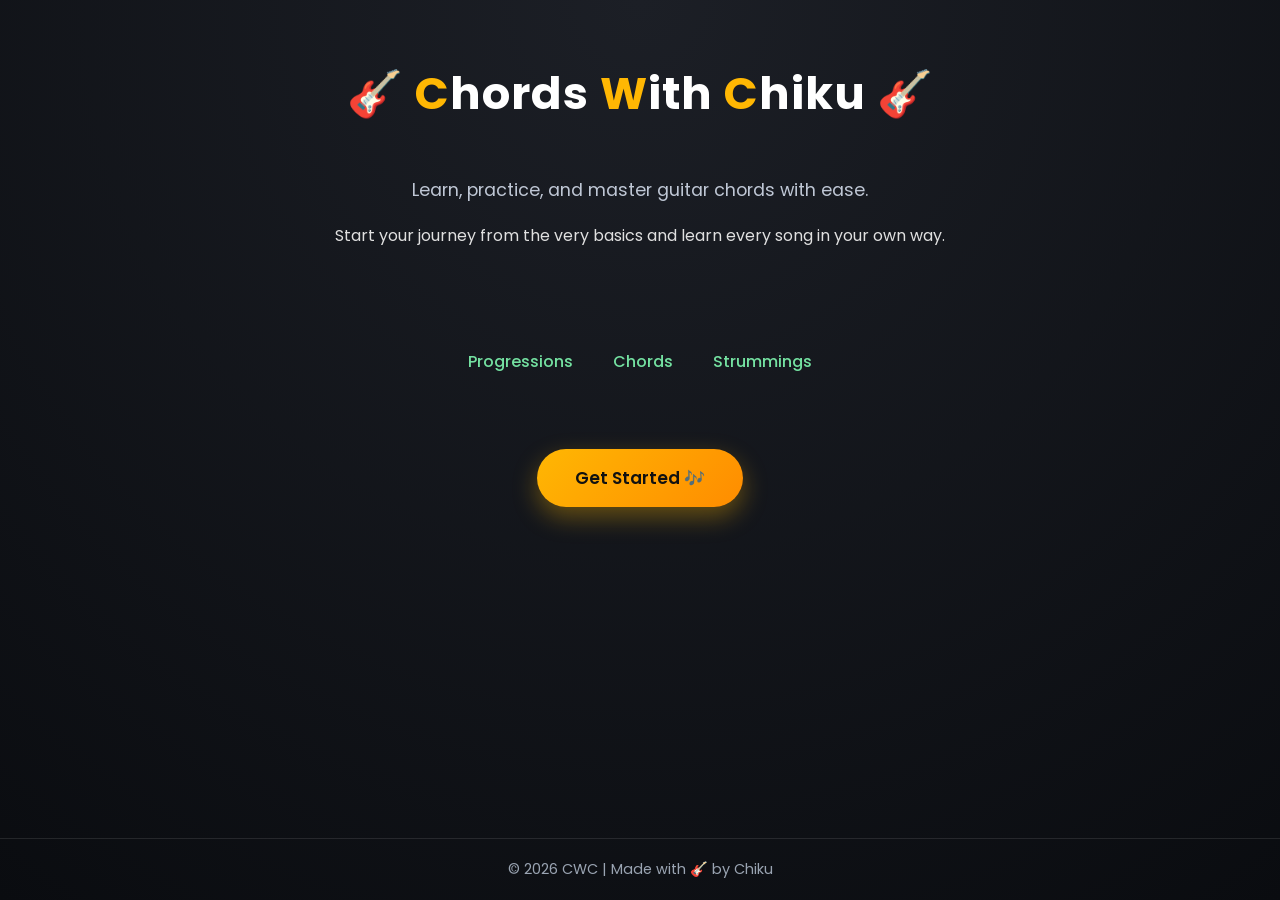
<file: index.html>
<!DOCTYPE html>
<html lang="en">
<head>
  <meta charset="UTF-8">
  <meta name="viewport" content="width=device-width, initial-scale=1.0">
  <title>CWC | Chords With Chiku</title>

  <!-- Google Font -->
  <link href="https://fonts.googleapis.com/css2?family=Poppins:wght@300;400;600;700&display=swap" rel="stylesheet">

  
  <link rel="stylesheet" href="gc.css">
</head>

<body>

<header>
  <h1>🎸 <strong>C</strong>hords <strong>W</strong>ith <strong>C</strong>hiku 🎸</h1>
  <p>Learn, practice, and master guitar chords with ease.</p>
  <h3>
    Start your journey from the very basics and learn every song
    in your own way.
  </h3>
</header>

<nav>
  <a href="progressions.html">Progressions</a>
  <a href="chords.html">Chords</a>
  <a href="strummings.html">Strummings</a>
</nav>

<div class="cta">
  <button onclick="window.location.href='songs.html'">
    Get Started 🎶
  </button>
</div>

<footer>
  <p>&copy; 2026 CWC | Made with 🎸 by Chiku</p>
</footer>

</body>
</html>
</file>
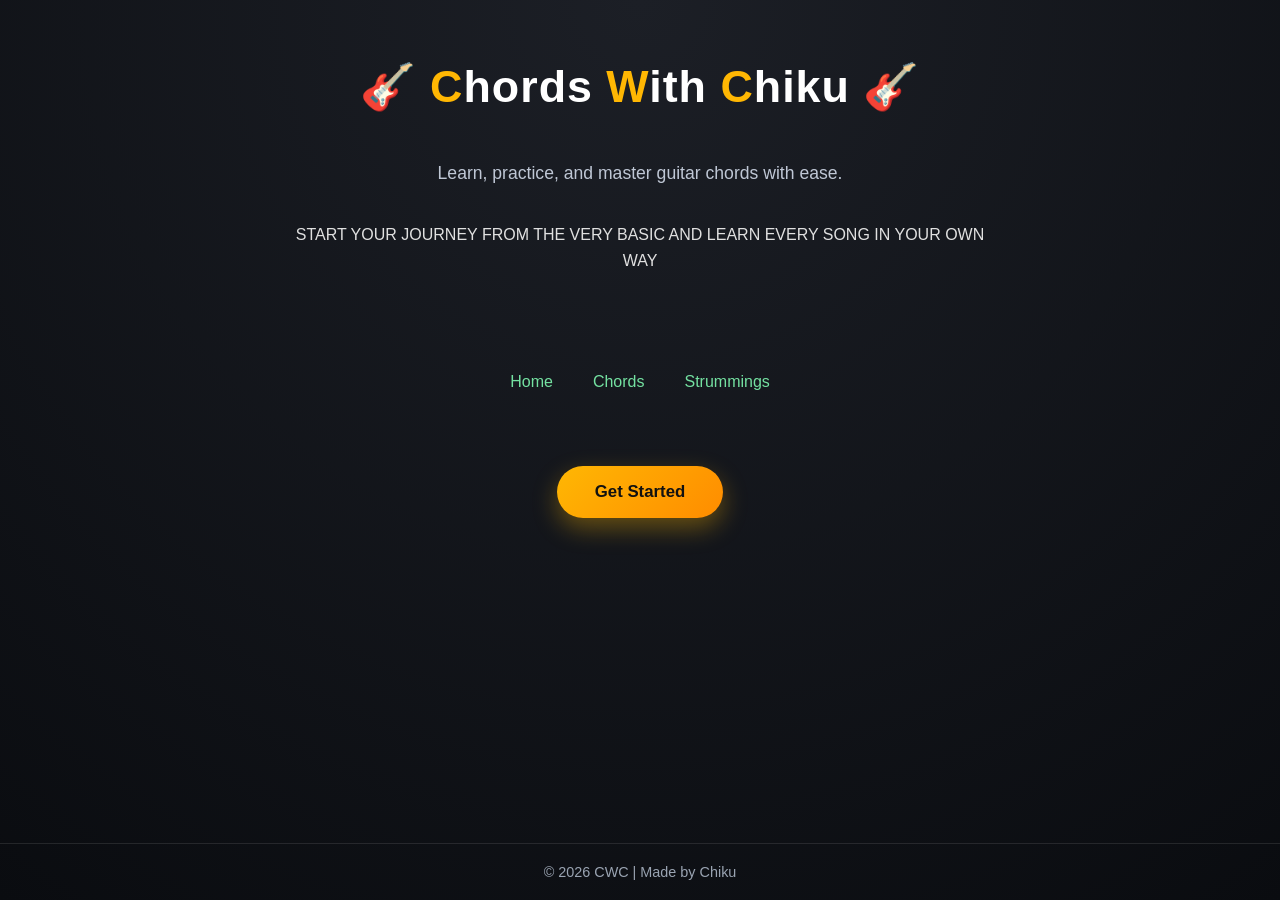
<file: firstgcpage.html>
<!DOCTYPE html>
<html lang="en">
<head>
  <meta charset="UTF-8">
  <meta name="viewport" content="width=device-width, initial-scale=1.0">
  <title>CWC</title>
  <link rel="stylesheet" href="gc.css">
  
</head>
<body>
  <header>
    <h1>🎸 <strong >C</strong>hords <strong>W</strong>ith <strong>C</strong>hiku 🎸</h1>
    <p>Learn, practice, and master guitar chords with ease.</p> <br>
    <h3> START YOUR JOURNEY FROM THE VERY BASIC AND LEARN EVERY SONG IN YOUR OWN WAY</h3>
  </header>

  <nav>
    <a href="firstgcpage.html">Home</a>
    <a href="chords.html">Chords</a>
    <a href="strummings.html">Strummings</a>
  </nav>

  <div class="cta">
    <button onclick="window.location.href='songs.html'"> Get Started </button>
    
  </div>

  <footer>
    <p>&copy; 2026 CWC | Made by Chiku</p>
  </footer>
</body>
</html>
</file>
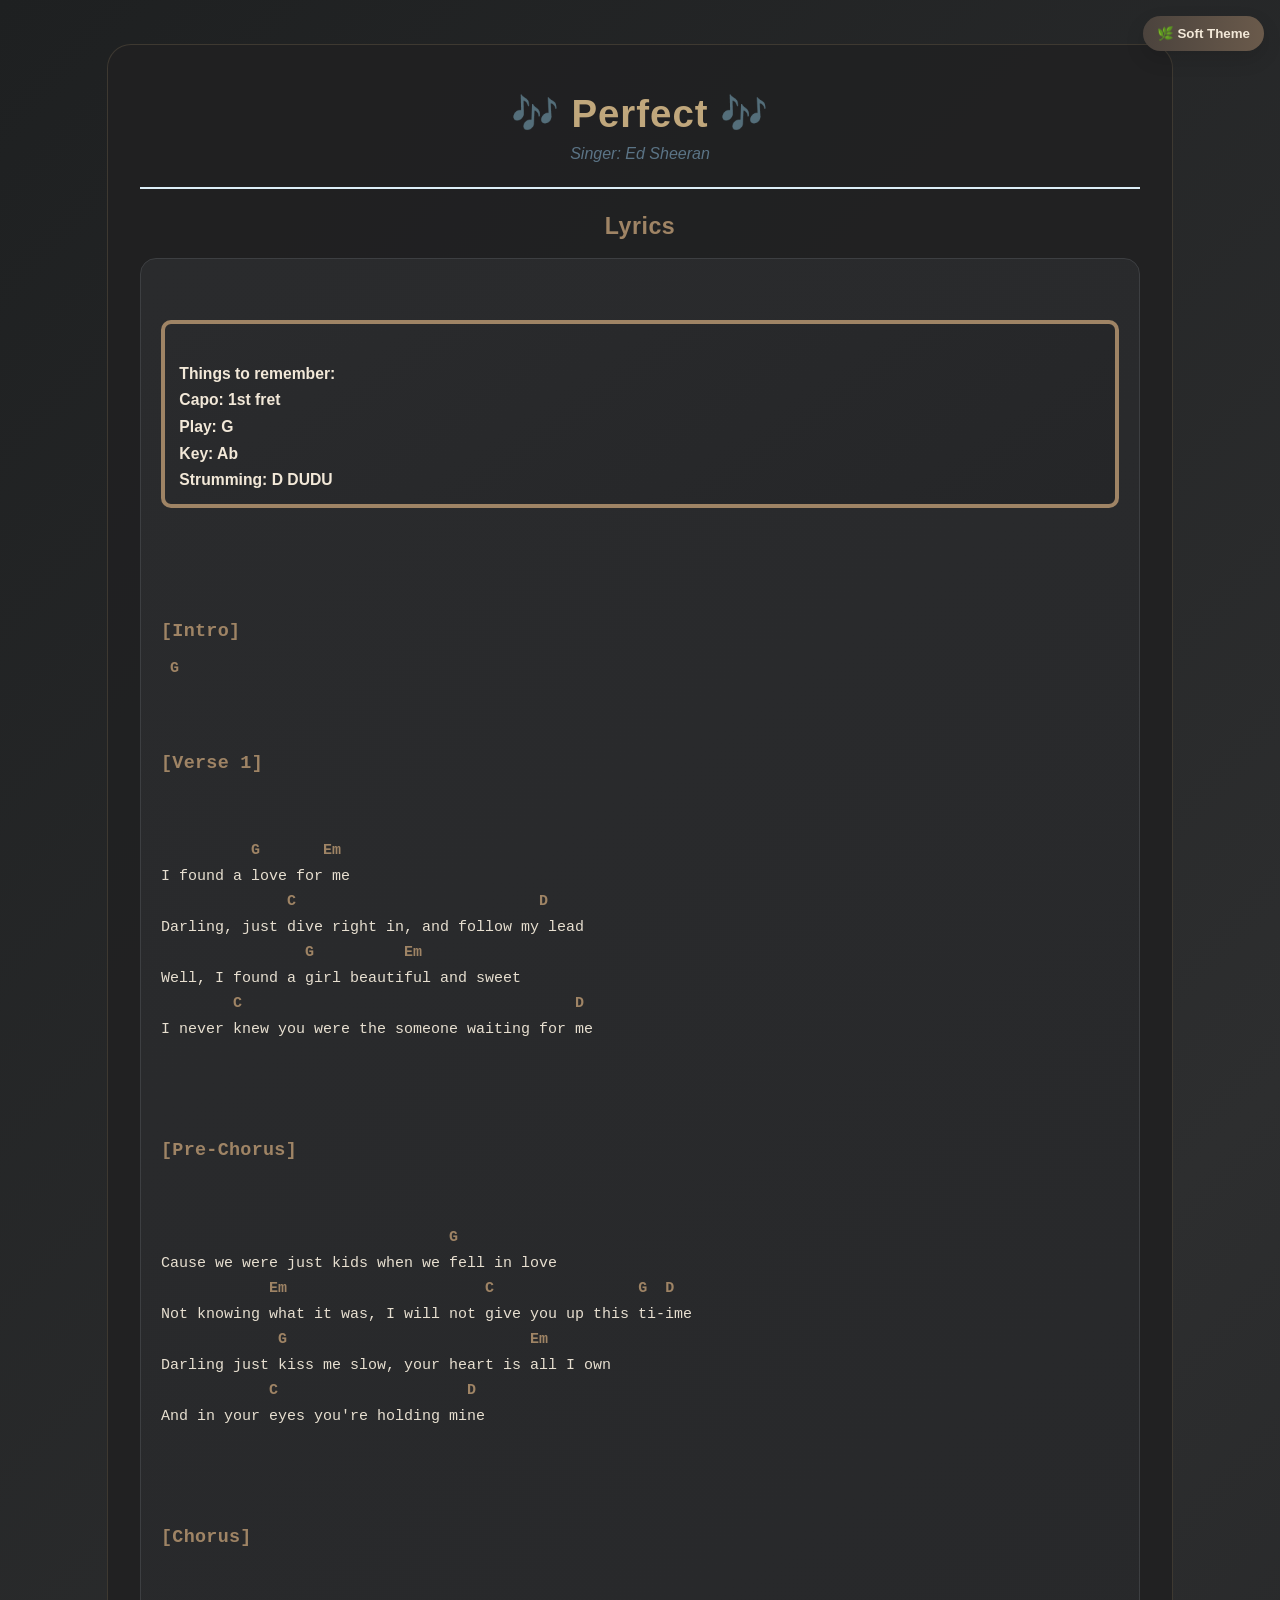
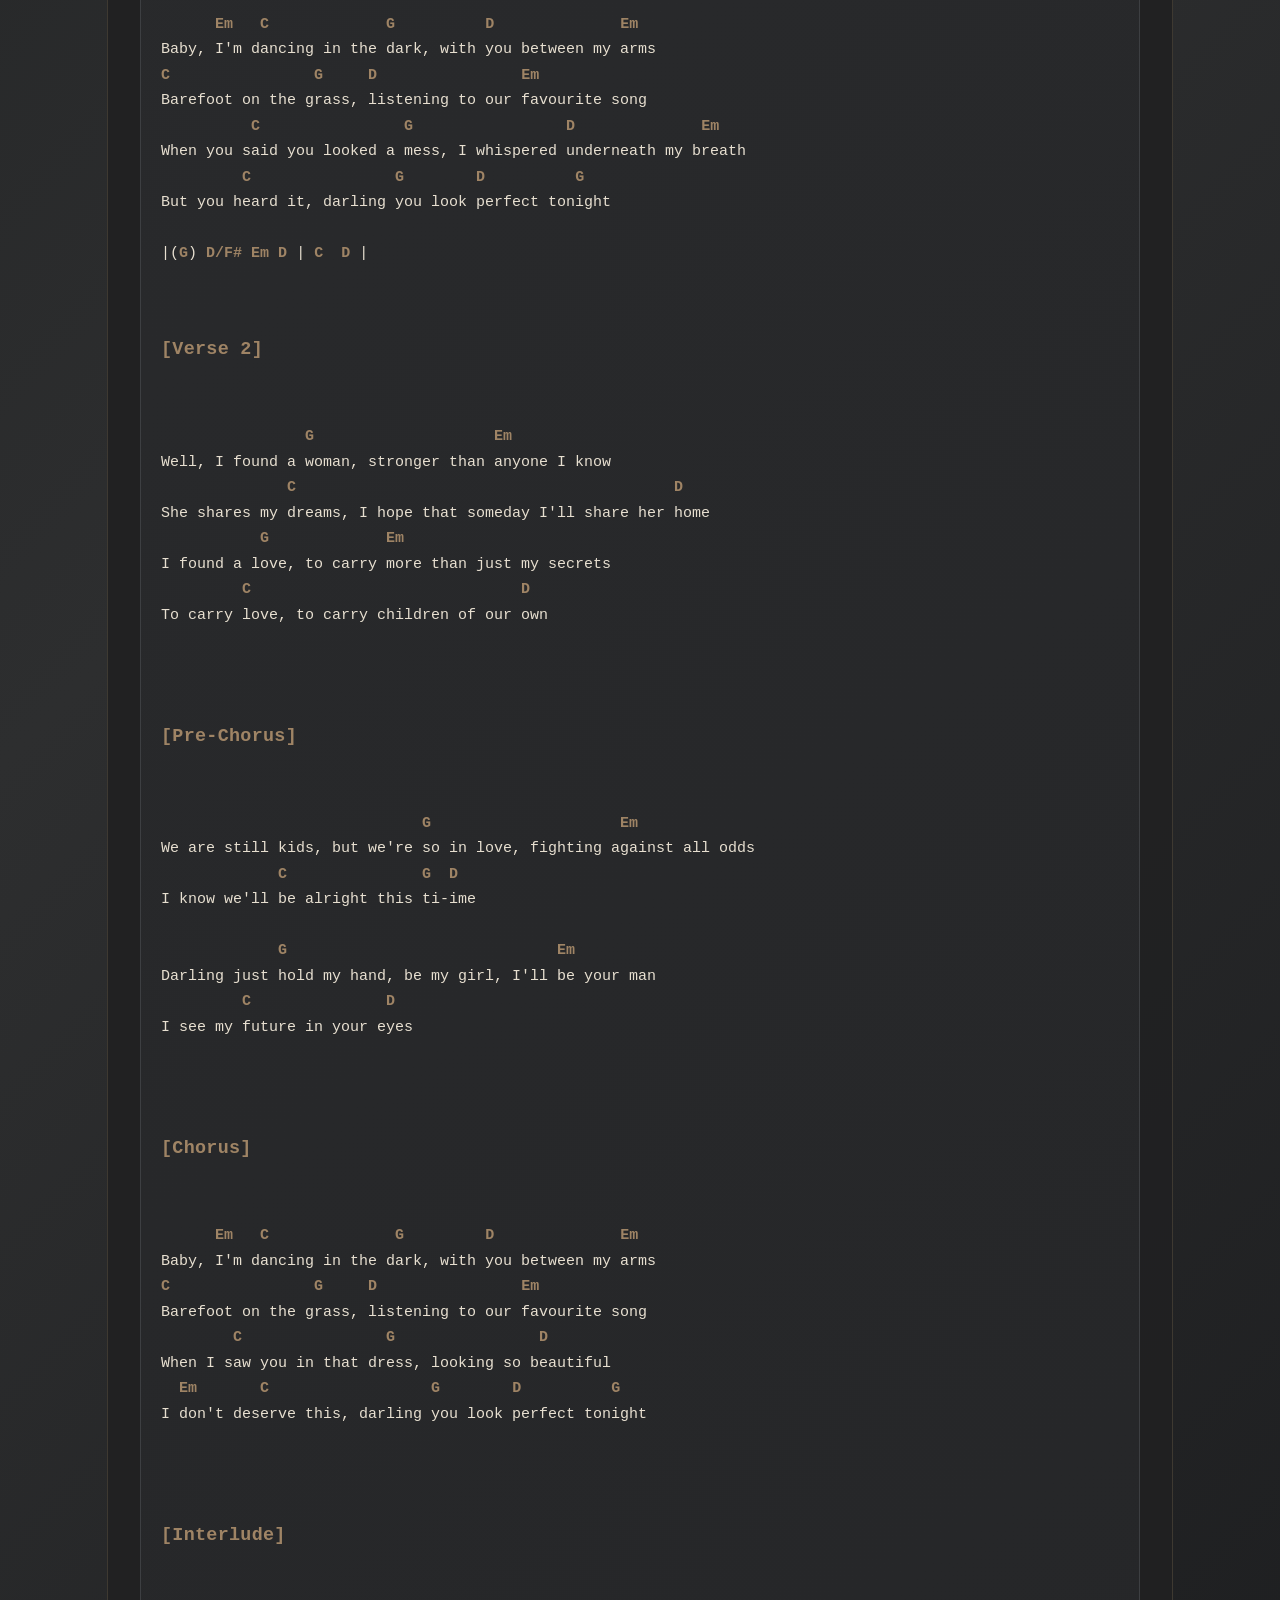
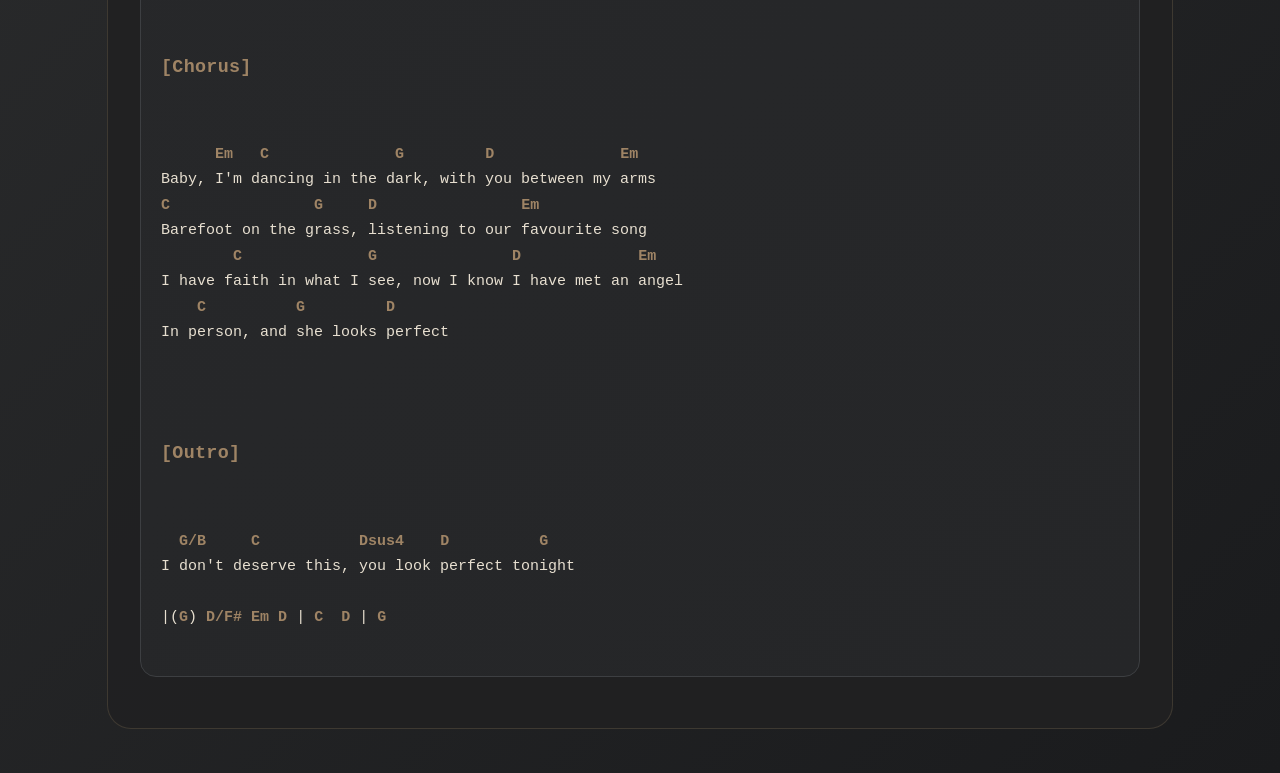
<file: perfect.html>
<!DOCTYPE html>
<html lang="en">
<head>
  <meta charset="UTF-8">
  <meta name="viewport" content="width=device-width, initial-scale=1.0">
  <title>Song Page</title>
  <link rel="stylesheet" href="perfect.css">
</head>
<body>
  <button class="theme-toggle" type="button" aria-pressed="false">� Dark Theme</button>
  <div class="song-container">
    <div class="song-hero">
      <h1>🎶 Perfect 🎶</h1>
      <p class="singer">Singer: Ed Sheeran</p>
    </div>

    <div class="lyrics">
      <h2>Lyrics</h2>
      <pre>
    <p id="tips"> 
 Things to remember:
 Capo: 1st fret
 Play: G
 Key: Ab
 Strumming: D DUDU
</p>


<strong id="hds">[Intro]</strong>
 <strong>G</strong>
 

<strong id="hds">[Verse 1]</strong> 
 

          <strong>G</strong>       <strong>Em</strong>
I found a love for me
              <strong>C</strong>                           <strong>D</strong>
Darling, just dive right in, and follow my lead
                <strong>G</strong>          <strong>Em</strong>
Well, I found a girl beautiful and sweet
        <strong>C</strong>                                     <strong>D</strong>
I never knew you were the someone waiting for me


 
<strong id="hds">[Pre-Chorus]</strong>


                                <strong>G</strong>
Cause we were just kids when we fell in love
            <strong>Em</strong>                      <strong>C</strong>                <strong>G</strong>  <strong>D</strong>
Not knowing what it was, I will not give you up this ti-ime
             <strong>G</strong>                           <strong>Em</strong>
Darling just kiss me slow, your heart is all I own
            <strong>C</strong>                     <strong>D</strong>
And in your eyes you're holding mine


 
<strong id="hds">[Chorus]</strong>


      <strong>Em</strong>   <strong>C</strong>             <strong>G</strong>          <strong>D</strong>              <strong>Em</strong>
Baby, I'm dancing in the dark, with you between my arms
<strong>C</strong>                <strong>G</strong>     <strong>D</strong>                <strong>Em</strong>
Barefoot on the grass, listening to our favourite song
          <strong>C</strong>                <strong>G</strong>                 <strong>D</strong>              <strong>Em</strong>
When you said you looked a mess, I whispered underneath my breath
         <strong>C</strong>                <strong>G</strong>        <strong>D</strong>          <strong>G</strong>
But you heard it, darling you look perfect tonight
 
|(<strong>G</strong>) <strong>D/F#</strong> <strong>Em</strong> <strong>D</strong> | <strong>C</strong>  <strong>D</strong> |
 

<strong id="hds">[Verse 2]</strong>


                <strong>G</strong>                    <strong>Em</strong>
Well, I found a woman, stronger than anyone I know
              <strong>C</strong>                                          <strong>D</strong>
She shares my dreams, I hope that someday I'll share her home
           <strong>G</strong>             <strong>Em</strong>
I found a love, to carry more than just my secrets
         <strong>C</strong>                              <strong>D</strong>
To carry love, to carry children of our own


 
<strong id="hds">[Pre-Chorus]</strong>


                             <strong>G</strong>                     <strong>Em</strong>
We are still kids, but we're so in love, fighting against all odds
             <strong>C</strong>               <strong>G</strong>  <strong>D</strong>
I know we'll be alright this ti-ime

             <strong>G</strong>                              <strong>Em</strong>
Darling just hold my hand, be my girl, I'll be your man
         <strong>C</strong>               <strong>D</strong>
I see my future in your eyes


 
<strong id="hds">[Chorus]</strong>


      <strong>Em</strong>   <strong>C</strong>              <strong>G</strong>         <strong>D</strong>              <strong>Em</strong>
Baby, I'm dancing in the dark, with you between my arms
<strong>C</strong>                <strong>G</strong>     <strong>D</strong>                <strong>Em</strong>
Barefoot on the grass, listening to our favourite song
        <strong>C</strong>                <strong>G</strong>                <strong>D</strong>
When I saw you in that dress, looking so beautiful
  <strong>Em</strong>       <strong>C</strong>                  <strong>G</strong>        <strong>D</strong>          <strong>G</strong>
I don't deserve this, darling you look perfect tonight
 


<strong id="hds">[Interlude]</strong>


 
<strong id="hds">[Chorus]</strong>


      <strong>Em</strong>   <strong>C</strong>              <strong>G</strong>         <strong>D</strong>              <strong>Em</strong>
Baby, I'm dancing in the dark, with you between my arms
<strong>C</strong>                <strong>G</strong>     <strong>D</strong>                <strong>Em</strong>
Barefoot on the grass, listening to our favourite song
        <strong>C</strong>              <strong>G</strong>               <strong>D</strong>             <strong>Em</strong>
I have faith in what I see, now I know I have met an angel
    <strong>C</strong>          <strong>G</strong>         <strong>D</strong>
In person, and she looks perfect


 
<strong id="hds">[Outro]</strong>


  <strong>G/B</strong>     <strong>C</strong>           <strong>Dsus4</strong>    <strong>D</strong>          <strong>G</strong>
I don't deserve this, you look perfect tonight
 
|(<strong>G</strong>) <strong>D/F#</strong> <strong>Em</strong> <strong>D</strong> | <strong>C</strong>  <strong>D</strong> | <strong>G</strong>
      </pre>
    </div>
  </div>
  <script src="theme.js"></script>
</body>
</html>
</file>
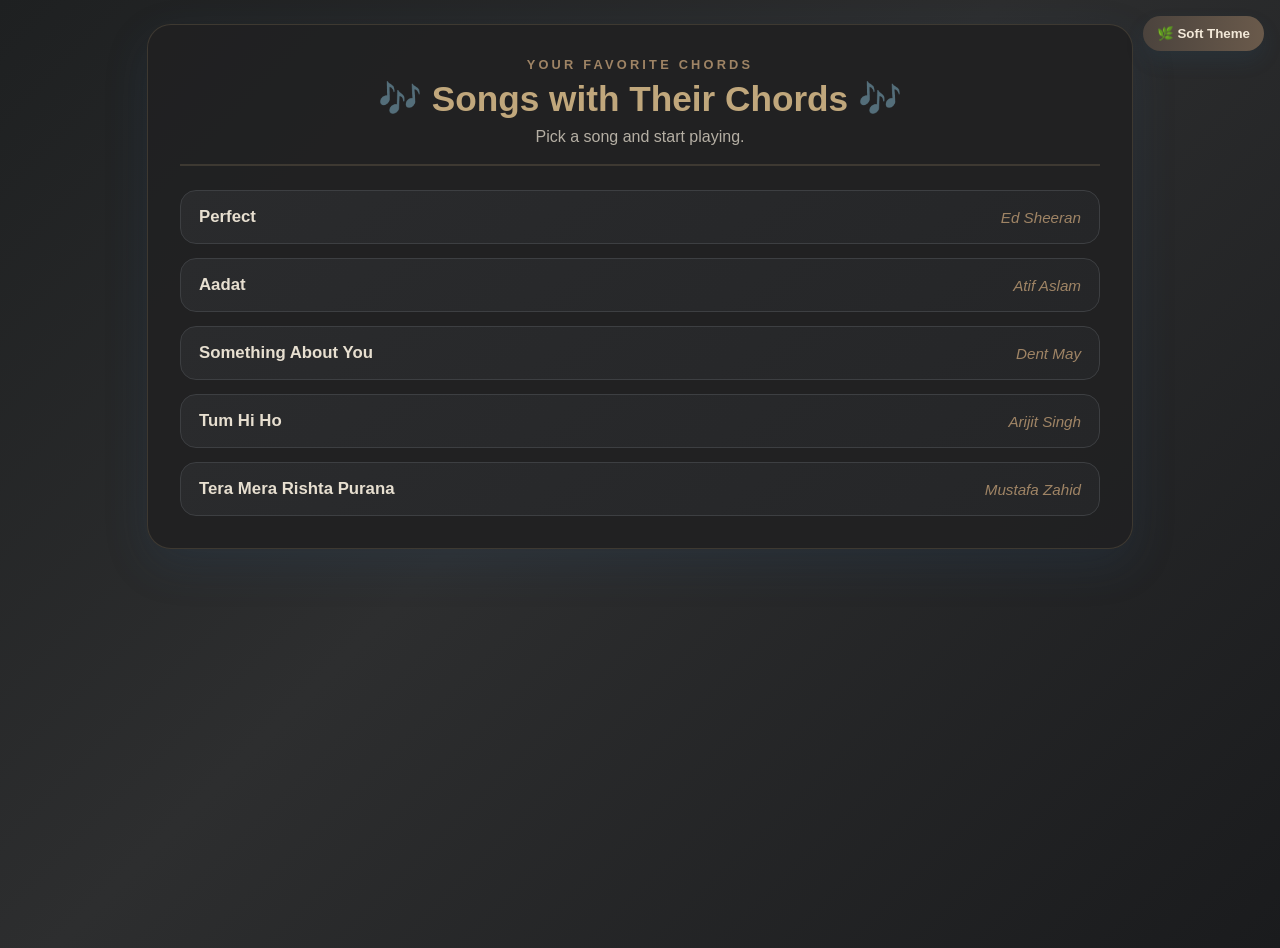
<file: songs.html>
<!DOCTYPE html>
<html lang="en">
<head>
  <meta charset="UTF-8">
  <meta name="viewport" content="width=device-width, initial-scale=1.0">
  <title>Songs with the Chords</title>
  <link rel="stylesheet" href="songs.css">
</head>
<body>
  <button class="theme-toggle" type="button" aria-pressed="false">� Dark Theme</button>
  <div class="page-shell">
    <div class="hero">
      <p class="eyebrow">Your favorite chords</p>
      <h1>🎶 Songs with Their Chords 🎶</h1>
      <p class="subtitle">Pick a song and start playing.</p>
    </div>

    <div class="song-list">
      <a class="song-card" href="perfect.html" target="_blank">
        <span class="song-title">Perfect</span>
        <span class="song-artist">Ed Sheeran</span>
      </a>
      <a class="song-card" href="aadat.html" target="_blank">
        <span class="song-title">Aadat</span>
        <span class="song-artist">Atif Aslam</span>
      </a>
      <a class="song-card" href="something-about-you.html" target="_blank">
        <span class="song-title">Something About You</span>
        <span class="song-artist">Dent May</span>
      </a>
      <a class="song-card" href="tum-hi-ho.html" target="_blank">
        <span class="song-title">Tum Hi Ho</span>
        <span class="song-artist">Arijit Singh</span>
      </a>
      <a class="song-card" href="tera-mera-rishta.html" target="_blank">
        <span class="song-title">Tera Mera Rishta Purana</span>
        <span class="song-artist">Mustafa Zahid</span>
      </a>
    </div>
  </div>
  <script src="theme.js"></script>
</body>
</html>
</file>
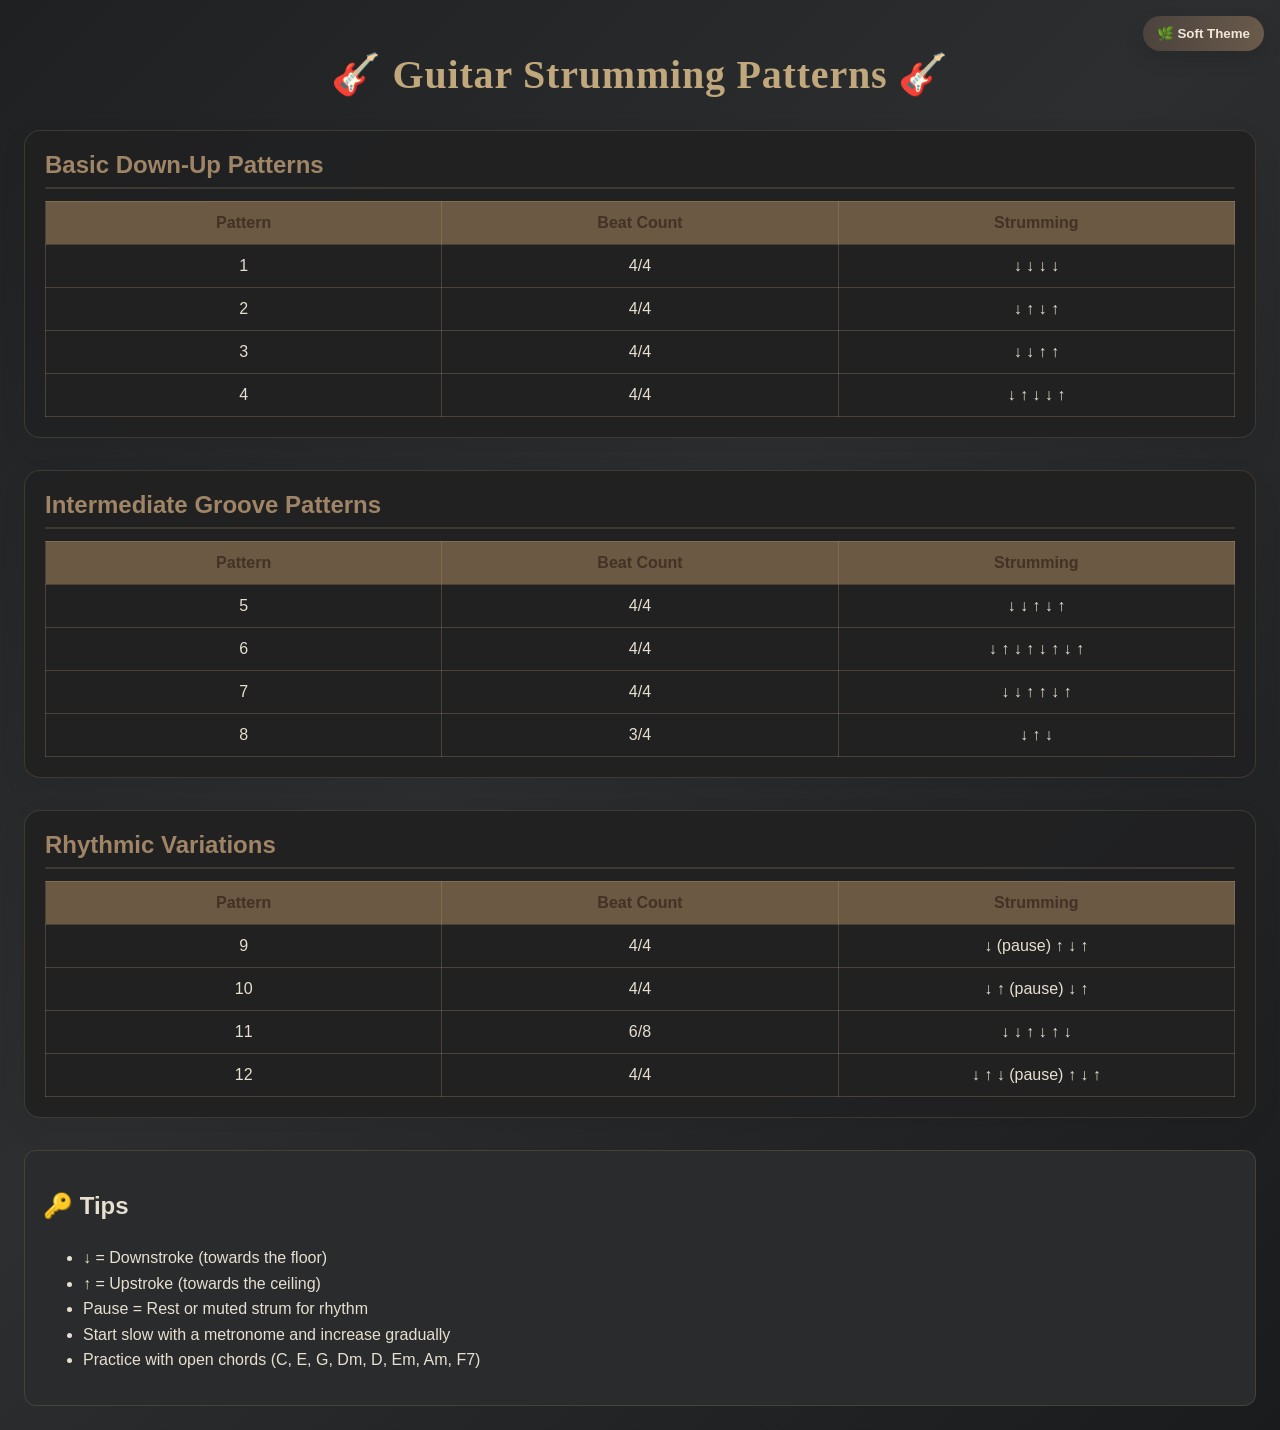
<file: strummings.html>
<!DOCTYPE html>
<html lang="en">
<head>
  <meta charset="UTF-8">
  <meta name="viewport" content="width=device-width, initial-scale=1.0">
  <title>Guitar Strumming Patterns</title>
  <link rel="stylesheet" href="strummings.css">
</head>
<body>
  <button class="theme-toggle" type="button" aria-pressed="false">� Dark Theme</button>
  <h1>🎸 Guitar Strumming Patterns 🎸</h1>

  <div class="section">
    <h2> Basic Down-Up Patterns</h2>
    <table>
      <tr><th>Pattern</th><th>Beat Count</th><th>Strumming</th></tr>
      <tr><td>1</td><td>4/4</td><td>↓ ↓ ↓ ↓</td></tr>
      <tr><td>2</td><td>4/4</td><td>↓ ↑ ↓ ↑</td></tr>
      <tr><td>3</td><td>4/4</td><td>↓ ↓ ↑ ↑</td></tr>
      <tr><td>4</td><td>4/4</td><td>↓ ↑ ↓ ↓ ↑</td></tr>
    </table>
  </div>

  <div class="section">
    <h2> Intermediate Groove Patterns</h2>
    <table>
      <tr><th>Pattern</th><th>Beat Count</th><th>Strumming</th></tr>
      <tr><td>5</td><td>4/4</td><td>↓ ↓ ↑ ↓ ↑</td></tr>
      <tr><td>6</td><td>4/4</td><td>↓ ↑ ↓ ↑ ↓ ↑ ↓ ↑</td></tr>
      <tr><td>7</td><td>4/4</td><td>↓ ↓ ↑ ↑ ↓ ↑</td></tr>
      <tr><td>8</td><td>3/4</td><td>↓ ↑ ↓</td></tr>
    </table>
  </div>

  <div class="section">
    <h2> Rhythmic Variations</h2>
    <table>
      <tr><th>Pattern</th><th>Beat Count</th><th>Strumming</th></tr>
      <tr><td>9</td><td>4/4</td><td>↓ (pause) ↑ ↓ ↑</td></tr>
      <tr><td>10</td><td>4/4</td><td>↓ ↑ (pause) ↓ ↑</td></tr>
      <tr><td>11</td><td>6/8</td><td>↓ ↓ ↑ ↓ ↑ ↓</td></tr>
      <tr><td>12</td><td>4/4</td><td>↓ ↑ ↓ (pause) ↑ ↓ ↑</td></tr>
    </table>
  </div>

  <div class="tips">
    <h2>🔑 Tips</h2>
    <ul>
      <li>↓ = Downstroke (towards the floor)</li>
      <li>↑ = Upstroke (towards the ceiling)</li>
      <li>Pause = Rest or muted strum for rhythm</li>
      <li>Start slow with a metronome and increase gradually</li>
      <li>Practice with open chords (C, E, G, Dm, D, Em, Am, F7)</li>
    </ul>
  </div>
  <script src="theme.js"></script>
</body>
</html>
</file>
<file: gc.css>
* {
  margin: 0;
  padding: 0;
  box-sizing: border-box;
  font-family: "Poppins", sans-serif;
}

body {
  min-height: 100vh;
  background: radial-gradient(circle at top, #1c1f26, #0a0c10);
  color: #fff;
  display: flex;
  flex-direction: column;
}


header {
  padding: 60px 20px;
  text-align: center;
  margin-bottom: 10px;
}

header h1 {
  font-size: 2.8rem;
  letter-spacing: 1px;
  margin-bottom: 50px;
}

header h1 strong {
  color: #ffb703;
}

header p {
  font-size: 1.1rem;
  color: #bfc7d5;
  margin-bottom: 20px;
}

header h3 {
  font-size: 1rem;
  font-weight: 400;
  color: #e0e0e0;
  max-width: 700px;
  margin: auto;
  line-height: 1.6;
}


nav {
  display: flex;
  justify-content: center;
  gap: 40px;
  margin-top: 30px;
}

nav a {
  text-decoration: none;
  color: #74e1a1;
  font-weight: 500;
  position: relative;
  padding-bottom: 5px;
  transition: color 0.3s ease;
}

nav a::after {
  content: "";
  position: absolute;
  width: 0;
  height: 2px;
  background: #09ff80;
  
  left: 0;
  bottom: 0;
  transition: width 0.3s ease;
}

nav a:hover {
  color: #4deacb;
}

nav a:hover::after {
  width: 100%;
  ;
}


.cta {
  margin: 70px auto;
  text-align: center;
}

.cta button {
  background: linear-gradient(135deg, #ffb703, #ff8c00);
  border: none;
  padding: 16px 38px;
  font-size: 1.05rem;
  font-weight: 600;
  border-radius: 40px;
  cursor: pointer;
  color: #111;
  transition: transform 0.25s ease, box-shadow 0.25s ease;
  box-shadow: 0 10px 25px rgba(255,183,3,0.35);
}

.cta button:hover {
  transform: translateY(-3px) scale(1.05);
  box-shadow: 0 15px 35px rgba(255,183,3,0.55);
}


footer {
  margin-top: auto;
  padding: 20px;
  text-align: center;
  font-size: 0.9rem;
  color: #9aa4b2;
  border-top: 1px solid rgba(255,255,255,0.1);
}


@media (max-width: 768px) {
  header h1 {
    font-size: 2.2rem;
  }

  nav {
    gap: 25px;
    flex-wrap: wrap;
  }
}
</file>
<file: perfect.css>
body {
  font-family: 'Segoe UI', Tahoma, Geneva, Verdana, sans-serif;
  margin: 0;
  padding: 24px;
  min-height: 100vh;
  background: linear-gradient(135deg, #f2fbff 0%, #dfefff 45%, #e8f7f2 100%);
  color: #213b4d;
  transition: background 0.3s ease, color 0.3s ease;
}

body.theme-soft {
  --page-bg: linear-gradient(135deg, #fff5f8 0%, #ffe7f0 45%, #f4e7ff 100%);
  --card-bg: rgba(255,255,255,0.96);
  --text-color: #2f2235;
  --heading-color: #b23a6f;
  --accent-color: #c4457b;
  --border-color: rgba(233, 119, 167, 0.2);
  --panel-bg: linear-gradient(145deg, #fffafc, #fff2f8);
  --panel-border: #f3dce7;
  --button-bg: linear-gradient(90deg, #ffedf4, #ffe7f0);
  --button-text: #8a315c;
  background: var(--page-bg);
  color: var(--text-color);
}

body.theme-dark {
  --page-bg: linear-gradient(135deg, #1e2021 0%, #2d2e2f 45%, #1a1b1d 100%);
  --card-bg: rgba(33, 33, 34, 0.92);
  --text-color: #e7dfd0;
  --heading-color: #c0a77c;
  --accent-color: #9f8465;
  --border-color: rgba(192, 167, 124, 0.18);
  --panel-bg: linear-gradient(145deg, #2a2b2d, #252628);
  --panel-border: #3d3f42;
  --button-bg: linear-gradient(90deg, #4b433d, #6a5a4b);
  --button-text: #f2e8d8;
  background: var(--page-bg);
  color: var(--text-color);
}

.theme-toggle {
  position: fixed;
  top: 16px;
  right: 16px;
  z-index: 1000;
  border: none;
  border-radius: 999px;
  padding: 10px 14px;
  font-weight: 700;
  cursor: pointer;
  background: var(--button-bg);
  color: var(--button-text);
  box-shadow: 0 8px 20px rgba(0,0,0,0.12);
}

.song-container {
  max-width: 1000px;
  margin: 20px auto;
  background: var(--card-bg);
  padding: 28px 32px 36px;
  border-radius: 24px;
  
  border: 1px solid var(--border-color);
}

.song-hero {
  text-align: center;
  padding: 18px 12px 24px;
  border-bottom: 2px solid #dceef8;
  margin-bottom: 24px;
}

.song-container h1 {
  margin: 0 0 8px;
  font-size: 2.4rem;
  color: var(--heading-color);
  letter-spacing: 1px;
}

.singer {
  margin: 0;
  font-style: italic;
  color: #5b7486;
  font-size: 1rem;
}

.lyrics h2 {
  text-align: center;
  color: var(--accent-color);
  font-size: 1.45rem;
  margin: 10px 0 18px;
  letter-spacing: 0.5px;
}

.lyrics pre {
  background: var(--panel-bg);
  padding: 20px;
  border-radius: 16px;
  font-size: 15px;
  line-height: 1.7;
  color: var(--text-color);
  overflow-x: auto;
  border: 1px solid var(--panel-border);
  white-space: pre-wrap;
}

#hds {
  display: inline-block;
  color: var(--accent-color);
  font-weight: 700;
  font-size: 1.15rem;
  margin: 16px 0 8px;
  letter-spacing: 0.3px;
}

#tips {
  color: var(--button-text);
  font-weight: 600;
  background: var(--panel-bg);
  text-align: left;
  font-size: 0.98rem;
  font-family: 'Segoe UI', Tahoma, Geneva, Verdana, sans-serif;
  padding: 10px 10px;
  border: 4px solid var(--accent-color);
  border-radius: 10px;
  
}

strong {
  color: var(--accent-color);
  font-weight: 700;
}

@media (max-width: 700px) {
  body {
    padding: 12px;
  }

  .song-container {
    padding: 20px 16px 24px;
  }

  .song-container h1 {
    font-size: 1.8rem;
  }
}
</file>
<file: songs.css>
:root {
  --radius-lg: 24px;
  --radius-md: 16px;
  --shadow-lg: 0 16px 45px rgba(43, 90, 129, 0.16);
  --shadow-md: 0 10px 20px rgba(43, 90, 129, 0.14);
  --transition-fast: 0.2s ease;
  --transition-normal: 0.3s ease;
}

body {
  font-family: 'Segoe UI', Tahoma, Geneva, Verdana, sans-serif;
  margin: 0;
  min-height: 100vh;
  padding: 24px;
  display: flex;
  justify-content: center;
  align-items: flex-start;
  background: linear-gradient(135deg, #f2fbff, #dfefff 45%, #e8f7f2);
  color: #213b4d;
  transition: background var(--transition-normal), color var(--transition-normal);
}

body.theme-soft {
  --page-bg: linear-gradient(135deg, #fff5f8, #ffe7f0 45%, #f4e7ff);
  --card-bg: rgba(255, 255, 255, 0.96);
  --text-color: #2f2235;
  --heading-color: #b23a6f;
  --accent-color: #c4457b;
  --border-color: rgba(233, 119, 167, 0.2);
  --panel-bg: linear-gradient(145deg, #fffafc, #fff2f8);
  --panel-border: #f3dce7;
  --button-bg: linear-gradient(90deg, #ffedf4, #ffe7f0);
  --button-text: #8a315c;
  background: var(--page-bg);
  color: var(--text-color);
}

body.theme-dark {
  --page-bg: linear-gradient(135deg, #1e2021, #2d2e2f 45%, #1a1b1d);
  --card-bg: rgba(33, 33, 34, 0.92);
  --text-color: #e7dfd0;
  --heading-color: #c0a77c;
  --accent-color: #9f8465;
  --border-color: rgba(192, 167, 124, 0.18);
  --panel-bg: linear-gradient(145deg, #2a2b2d, #252628);
  --panel-border: #3d3f42;
  --button-bg: linear-gradient(90deg, #4b433d, #6a5a4b);
  --button-text: #f2e8d8;
  background: var(--page-bg);
  color: var(--text-color);
}

.theme-toggle {
  position: fixed;
  top: 16px;
  right: 16px;
  z-index: 1000;
  border: none;
  border-radius: 999px;
  padding: 10px 14px;
  font-weight: 700;
  cursor: pointer;
  background: var(--button-bg);
  color: var(--button-text);
  box-shadow: var(--shadow-md);
  transition: transform var(--transition-fast);
}

.theme-toggle:hover {
  transform: scale(1.05);
}

.page-shell {
  width: min(920px, 100%);
  background: var(--card-bg);
  border-radius: var(--radius-lg);
  padding: 32px;
  box-shadow: var(--shadow-lg);
  border: 1px solid var(--border-color);
}

.hero {
  text-align: center;
  padding-bottom: 18px;
  margin-bottom: 24px;
  border-bottom: 2px solid var(--border-color);
}

.eyebrow {
  margin: 0 0 6px;
  font-size: 0.8rem;
  font-weight: 700;
  letter-spacing: 0.25em;
  text-transform: uppercase;
  color: var(--accent-color);
}

h1 {
  margin: 0 0 8px;
  font-size: 2.2rem;
  color: var(--heading-color);
}

.subtitle {
  margin: 0;
  font-size: 1rem;
  opacity: 0.75;
}

.song-list {
  display: grid;
  gap: 14px;
}

.song-card {
  display: flex;
  justify-content: space-between;
  align-items: center;
  padding: 16px 18px;
  border-radius: var(--radius-md);
  text-decoration: none;
  color: var(--text-color);
  background: var(--panel-bg);
  border: 1px solid var(--panel-border);
  transform: translateZ(0);
  transition: transform var(--transition-fast), box-shadow var(--transition-fast);
}

.song-card:hover {
  transform: translateY(-4px) scale(1.015);
  box-shadow: var(--shadow-md);
}

.song-title {
  font-weight: 700;
  font-size: 1.05rem;
}

.song-artist {
  font-size: 0.95rem;
  font-style: italic;
  color: var(--accent-color);
}

@media (max-width: 700px) {
  body {
    padding: 12px;
  }

  .page-shell {
    padding: 20px 16px 24px;
  }

  h1 {
    font-size: 1.7rem;
  }

  .song-card {
    flex-direction: column;
    align-items: flex-start;
    gap: 4px;
  }
}

@media (prefers-reduced-motion: reduce) {
  * {
    transition: none !important;
  }
}
</file>
<file: strummings.css>
body {
  font-family: 'Segoe UI', sans-serif;
  background: #fdfdfd;
  color: #333;
  margin: 0;
  padding: 24px;
  transition: background 0.3s ease, color 0.3s ease;
}

body.theme-soft {
  --page-bg: linear-gradient(135deg, #fff5f8 0%, #ffe7f0 45%, #f4e7ff 100%);
  --card-bg: rgba(255,255,255,0.96);
  --text-color: #2f2235;
  --heading-color: #b23a6f;
  --accent-color: #c4457b;
  --border-color: rgba(233, 119, 167, 0.2);
  --section-bg: #fff8fb;
  --button-bg: linear-gradient(90deg, #ffedf4, #ffe7f0);
  --button-text: #8a315c;
  --table-hover-bg: rgba(180, 125, 95, 0.13);
  --table-header-bg: #e8cfae;
  --table-border-color: rgba(109, 79, 64, 0.18);
  background: var(--page-bg);
  color: var(--text-color);
}

body.theme-dark {
  --page-bg: linear-gradient(135deg, #1e2021 0%, #2d2e2f 45%, #1a1b1d 100%);
  --card-bg: rgba(33, 33, 34, 0.92);
  --text-color: #e7dfd0;
  --heading-color: #c0a77c;
  --accent-color: #9f8465;
  --border-color: rgba(192, 167, 124, 0.18);
  --section-bg: #2a2b2d;
  --button-bg: linear-gradient(90deg, #4b433d, #6a5a4b);
  --button-text: #f2e8d8;
  --table-hover-bg: rgba(192, 167, 124, 0.16);
  --table-header-bg: #6b5943;
  --table-border-color: rgba(192, 167, 124, 0.25);
  background: var(--page-bg);
  color: var(--text-color);
}

.theme-toggle {
  position: fixed;
  top: 16px;
  right: 16px;
  z-index: 1000;
  border: none;
  border-radius: 999px;
  padding: 10px 14px;
  font-weight: 700;
  cursor: pointer;
  background: var(--button-bg);
  color: var(--button-text);
  box-shadow: 0 8px 20px rgba(0,0,0,0.12);
}

h1 {
  text-align: center;
  color: var(--heading-color);
  font-family: 'Georgia', serif;
  font-size: 2.5em;
  margin-bottom: 12px;
  letter-spacing: 0.02em;
}

.section {
  margin: 32px 0;
  padding: 20px;
  background: var(--card-bg);
  border: 1px solid var(--border-color);
  border-radius: 16px;
  box-shadow: 0 10px 30px rgba(0, 0, 0, 0.06);
}

.section h2 {
  color: var(--accent-color);
  border-bottom: 2px solid var(--border-color);
  padding-bottom: 8px;
  margin-top: 0;
  margin-bottom: 12px;
}

.table-wrap {
  overflow-x: auto;
  border-radius: 12px;
}

table {
  width: 100%;
  table-layout: fixed;
  border-collapse: collapse;
  margin-top: 6px;
  background: var(--card-bg);
  overflow: hidden;
}

th, td {
  border: 1px solid var(--table-border-color);
  padding: 12px;
  text-align: center;
  word-wrap: break-word;
}

th {
  background: var(--table-header-bg);
  color: #433225;
  font-weight: 700;
}

tr:hover {
  background-color: var(--table-hover-bg);
  transition: background-color 0.2s ease;
}

.tips {
  background: var(--section-bg);
  padding: 16px 18px;
  border-radius: 12px;
  margin-top: 18px;
  border: 1px solid var(--border-color);
  line-height: 1.6;
}
* {
  cursor: url('https://cdn.cursors-4u.net/css-previews/cute-tan-music-note-bb2fb6c9-css.webp') 5 0, auto !important;
}
</file>
